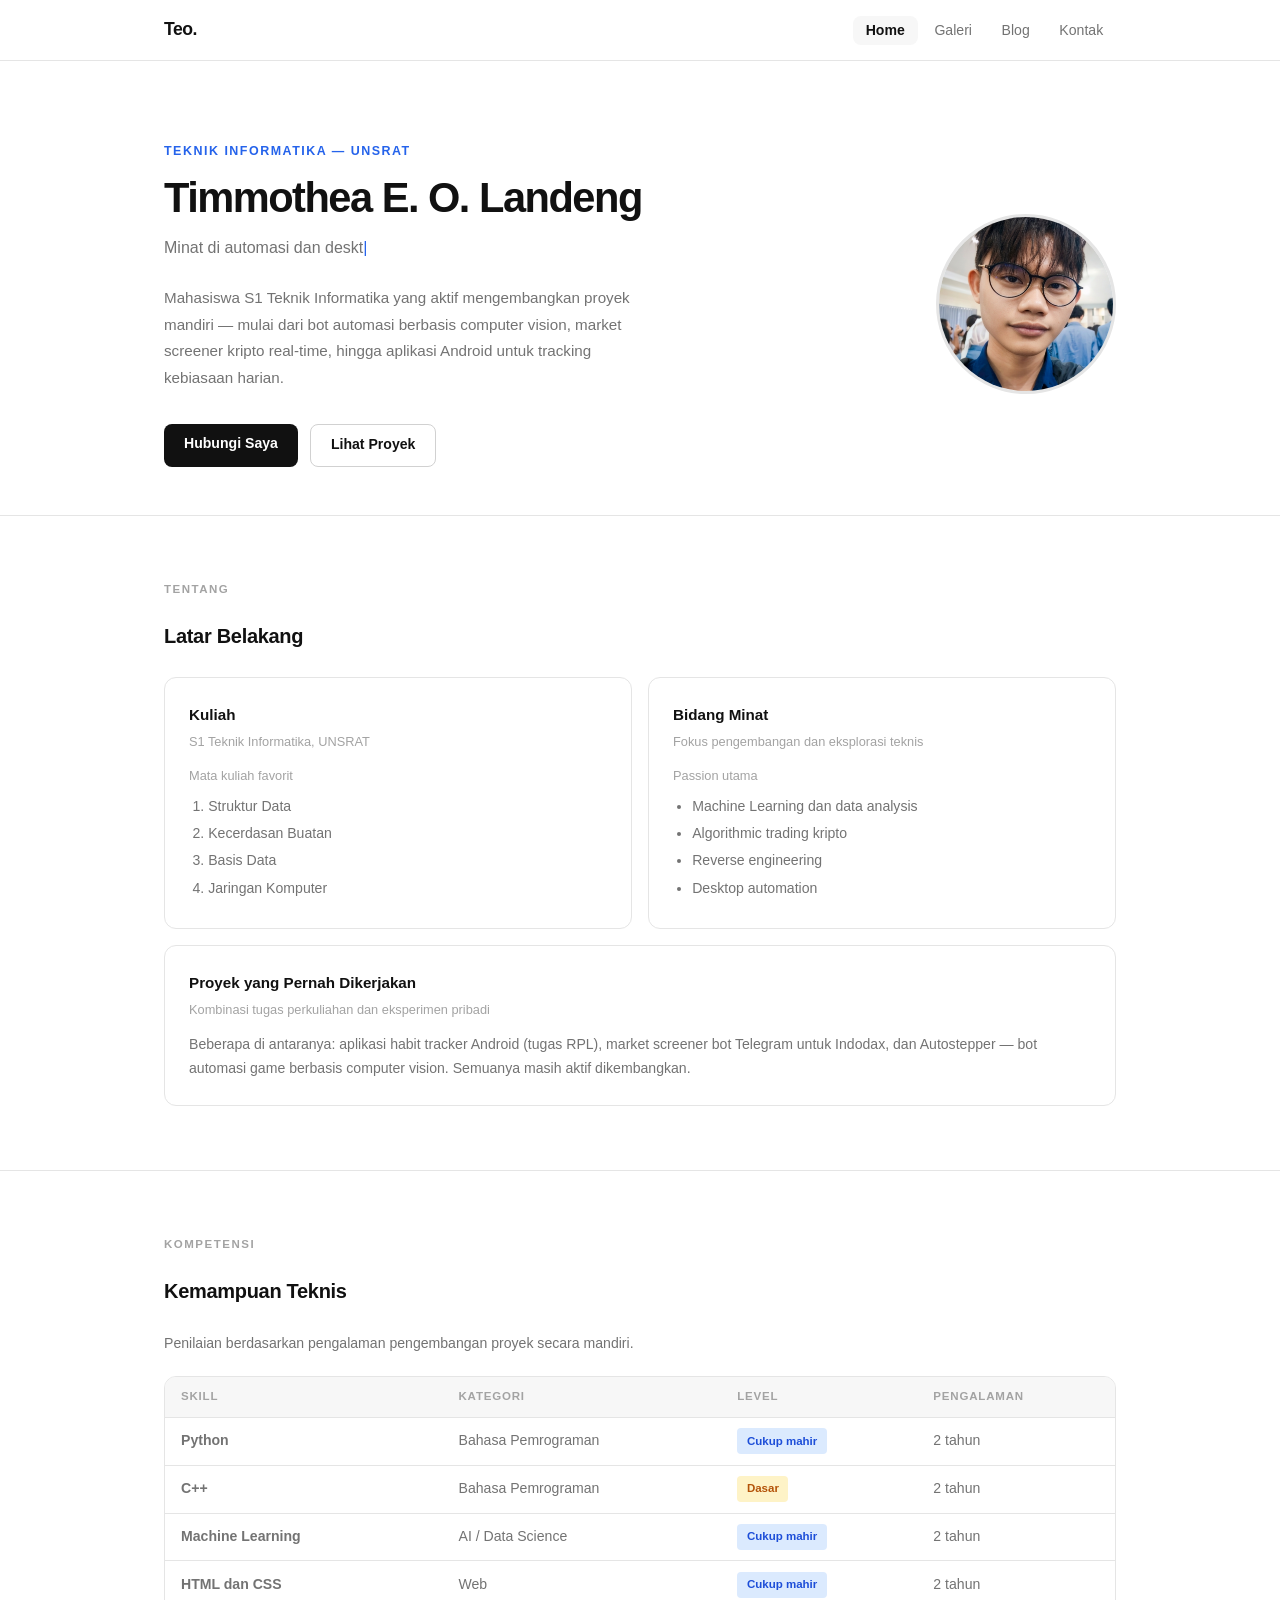
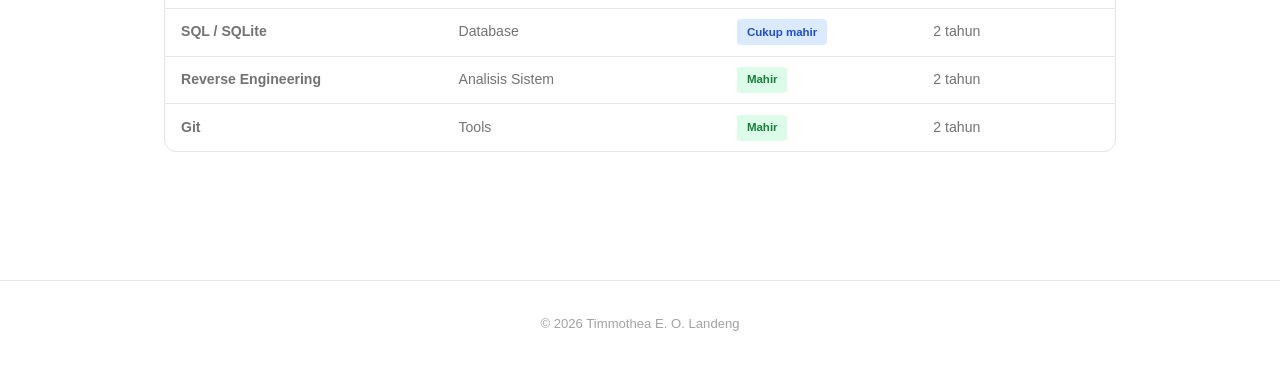
<file: index.html>
<!DOCTYPE html>
<html lang="id">
<head>
    <meta charset="UTF-8">
    <meta name="viewport" content="width=device-width, initial-scale=1.0">
    <meta name="description" content="Timmothea E. O. Landeng — Mahasiswa Teknik Informatika, minat di automasi, machine learning, dan algorithmic trading.">
    <title>Teo — Home</title>
    <link rel="stylesheet" href="css/style.css">
</head>
<body>

    <header>
        <nav>
            <a href="index.html" class="logo">Teo.</a>
            <button class="hamburger" aria-label="Buka menu" aria-expanded="false">
                <span></span><span></span><span></span>
            </button>
            <ul class="nav-links">
                <li><a href="index.html" class="on">Home</a></li>
                <li><a href="pages/gallery.html">Galeri</a></li>
                <li><a href="pages/blog.html">Blog</a></li>
                <li><a href="pages/contact.html">Kontak</a></li>
            </ul>
        </nav>
    </header>

    <main>

        <!-- Hero -->
        <section class="hero">
            <div class="hero-text">
                <p class="hero-eyebrow">Teknik Informatika — UNSRAT</p>
                <h1>Timmothea E. O. Landeng</h1>
                <p class="hero-subtitle typing-cursor" id="typing-text"></p>
                <p class="hero-desc">
                    Mahasiswa S1 Teknik Informatika yang aktif mengembangkan proyek mandiri —
                    mulai dari bot automasi berbasis computer vision, market screener kripto
                    real-time, hingga aplikasi Android untuk tracking kebiasaan harian.
                </p>
                <div class="hero-actions">
                    <a href="pages/contact.html" class="btn btn-primary">Hubungi Saya</a>
                    <a href="pages/gallery.html" class="btn btn-secondary">Lihat Proyek</a>
                </div>
            </div>
            <div class="avatar-wrap">
                <img class="avatar" src="assets/Profile_Picture.png" alt="Foto profil Teo">
            </div>
        </section>

        <hr class="section-divider">

        <!-- About -->
        <section class="wrap reveal">
            <p class="section-label">Tentang</p>
            <h3 class="section-heading">Latar Belakang</h3>
            <div class="about-grid">
                <div class="card">
                    <h4>Kuliah</h4>
                    <h5>S1 Teknik Informatika, UNSRAT</h5>
                    <p style="font-size:0.8rem;color:var(--text-subtle);margin-bottom:0.5rem;">Mata kuliah favorit</p>
                    <ol>
                        <li>Struktur Data</li>
                        <li>Kecerdasan Buatan</li>
                        <li>Basis Data</li>
                        <li>Jaringan Komputer</li>
                    </ol>
                </div>
                <div class="card">
                    <h4>Bidang Minat</h4>
                    <h5>Fokus pengembangan dan eksplorasi teknis</h5>
                    <p style="font-size:0.8rem;color:var(--text-subtle);margin-bottom:0.5rem;">Passion utama</p>
                    <ul>
                        <li>Machine Learning dan data analysis</li>
                        <li>Algorithmic trading kripto</li>
                        <li>Reverse engineering</li>
                        <li>Desktop automation</li>
                    </ul>
                </div>
                <div class="card card-span">
                    <h4>Proyek yang Pernah Dikerjakan</h4>
                    <h5>Kombinasi tugas perkuliahan dan eksperimen pribadi</h5>
                    <p>
                        Beberapa di antaranya: aplikasi habit tracker Android (tugas RPL),
                        market screener bot Telegram untuk Indodax, dan Autostepper —
                        bot automasi game berbasis computer vision. Semuanya masih aktif dikembangkan.
                    </p>
                </div>
            </div>
        </section>

        <hr class="section-divider">

        <!-- Skills -->
        <section class="wrap reveal">
            <p class="section-label">Kompetensi</p>
            <h3 class="section-heading">Kemampuan Teknis</h3>
            <p class="skills-desc">Penilaian berdasarkan pengalaman pengembangan proyek secara mandiri.</p>
            <div class="table-wrap">
                <table>
                    <thead>
                        <tr>
                            <th>Skill</th>
                            <th>Kategori</th>
                            <th>Level</th>
                            <th>Pengalaman</th>
                        </tr>
                    </thead>
                    <tbody>
                        <tr>
                            <td><strong>Python</strong></td>
                            <td>Bahasa Pemrograman</td>
                            <td><span class="badge badge-blue">Cukup mahir</span></td>
                            <td>2 tahun</td>
                        </tr>
                        <tr>
                            <td><strong>C++</strong></td>
                            <td>Bahasa Pemrograman</td>
                            <td><span class="badge badge-amber">Dasar</span></td>
                            <td>2 tahun</td>
                        </tr>
                        <tr>
                            <td><strong>Machine Learning</strong></td>
                            <td>AI / Data Science</td>
                            <td><span class="badge badge-blue">Cukup mahir</span></td>
                            <td>2 tahun</td>
                        </tr>
                        <tr>
                            <td><strong>HTML dan CSS</strong></td>
                            <td>Web</td>
                            <td><span class="badge badge-blue">Cukup mahir</span></td>
                            <td>2 tahun</td>
                        </tr>
                        <tr>
                            <td><strong>SQL / SQLite</strong></td>
                            <td>Database</td>
                            <td><span class="badge badge-blue">Cukup mahir</span></td>
                            <td>2 tahun</td>
                        </tr>
                        <tr>
                            <td><strong>Reverse Engineering</strong></td>
                            <td>Analisis Sistem</td>
                            <td><span class="badge badge-green">Mahir</span></td>
                            <td>2 tahun</td>
                        </tr>
                        <tr>
                            <td><strong>Git</strong></td>
                            <td>Tools</td>
                            <td><span class="badge badge-green">Mahir</span></td>
                            <td>2 tahun</td>
                        </tr>
                    </tbody>
                </table>
            </div>
        </section>


    </main>

    <footer>
        <p>&copy; 2026 Timmothea E. O. Landeng</p>
    </footer>

    <button id="scrollTopBtn" aria-label="Kembali ke atas">&#8593;</button>

    <script src="js/main.js"></script>
    <script src="js/index.js"></script>
</body>
</html>
</file>
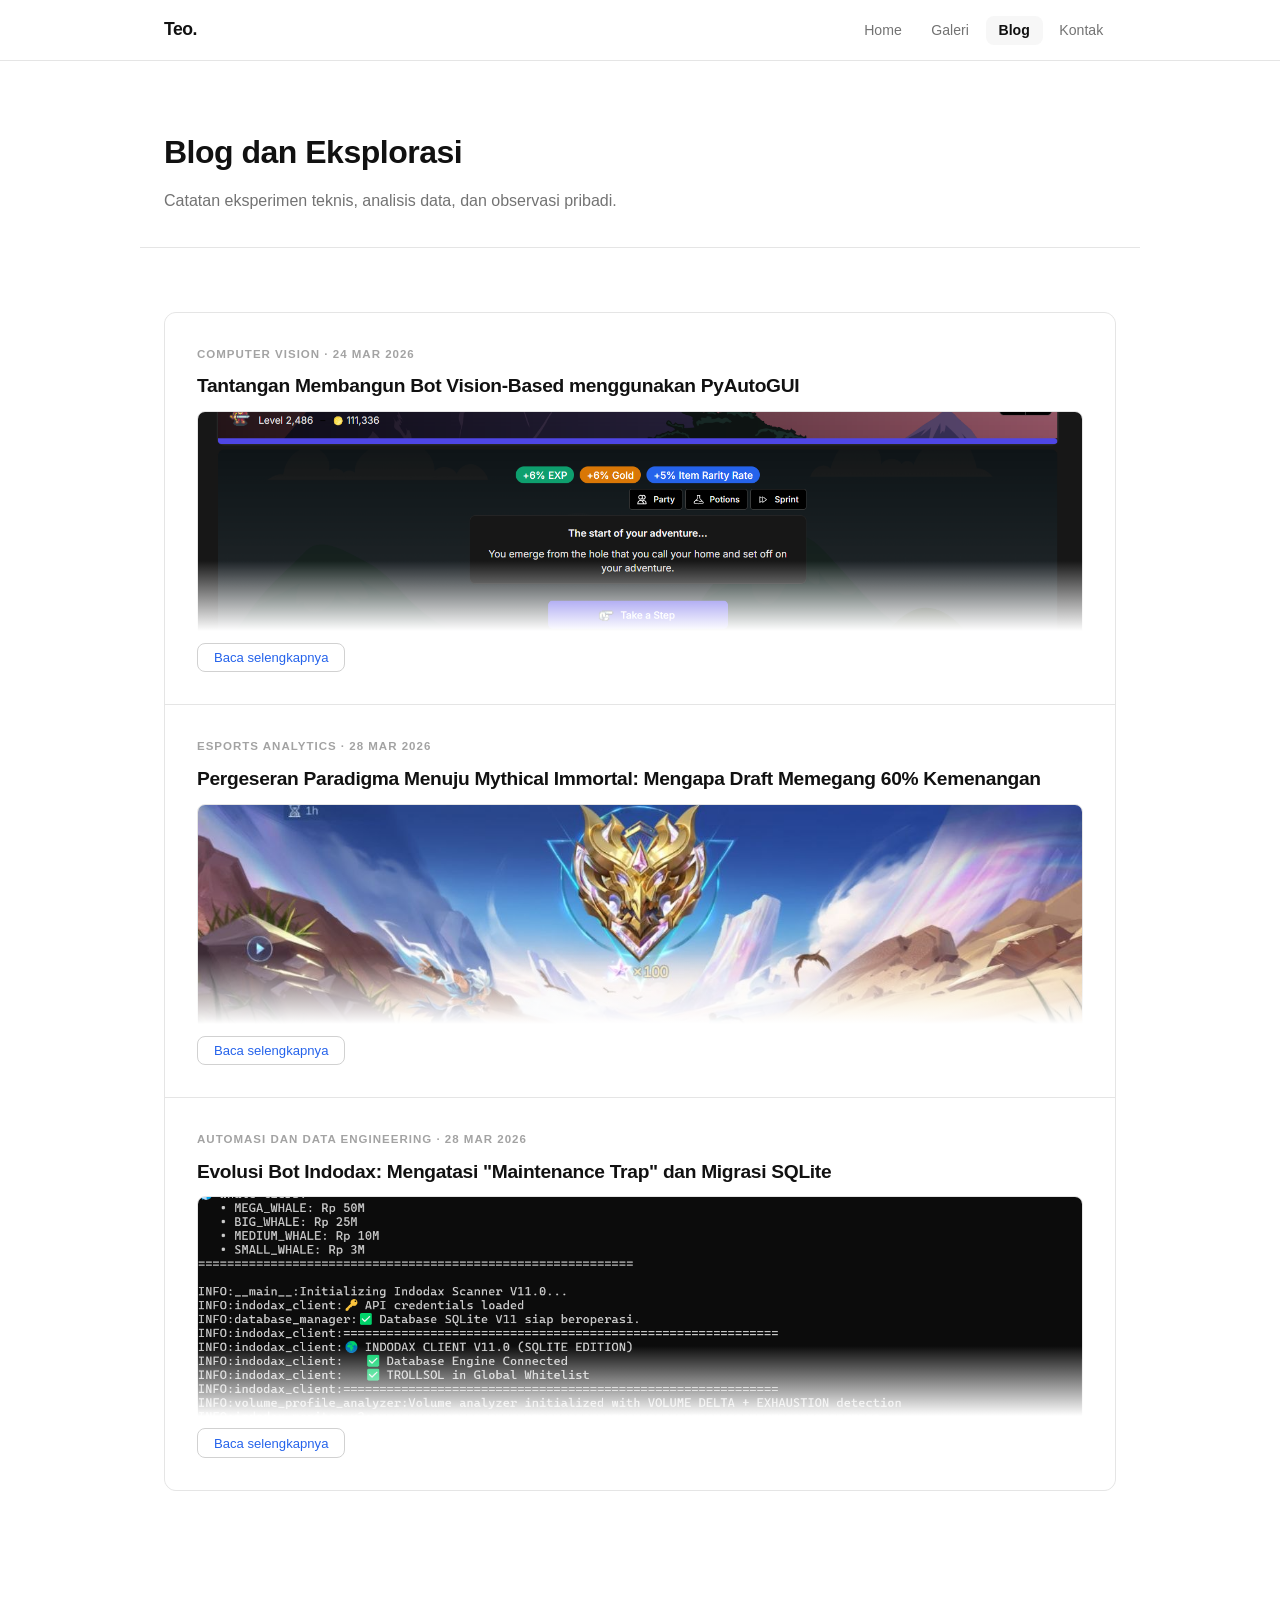
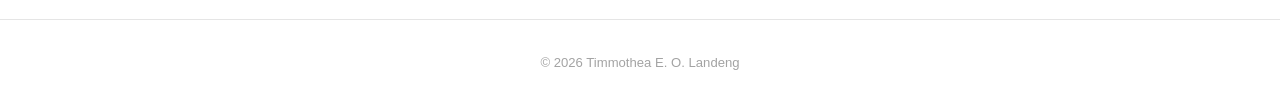
<file: pages/blog.html>
<!DOCTYPE html>
<html lang="id">
<head>
    <meta charset="UTF-8">
    <meta name="viewport" content="width=device-width, initial-scale=1.0">
    <meta name="description" content="Blog Teo — Artikel seputar automasi, data engineering, dan esports analytics.">
    <title>Teo — Blog</title>
    <link rel="stylesheet" href="../css/style.css">
</head>
<body>

    <header>
        <nav>
            <a href="../index.html" class="logo">Teo.</a>
            <button class="hamburger" aria-label="Buka menu" aria-expanded="false">
                <span></span><span></span><span></span>
            </button>
            <ul class="nav-links">
                <li><a href="../index.html">Home</a></li>
                <li><a href="gallery.html">Galeri</a></li>
                <li><a href="blog.html" class="on">Blog</a></li>
                <li><a href="contact.html">Kontak</a></li>
            </ul>
        </nav>
    </header>

    <main>

        <section class="page-title">
            <h1>Blog dan Eksplorasi</h1>
            <p>Catatan eksperimen teknis, analisis data, dan observasi pribadi.</p>
        </section>

        <section class="wrap">
            <div class="blog-list">

                <!-- Artikel 1 -->
                <article class="article-card reveal">
                    <p class="post-meta">Computer Vision &middot; 24 Mar 2026</p>
                    <h2>Tantangan Membangun Bot Vision-Based menggunakan PyAutoGUI</h2>
                    <div class="article-body">
                        <img class="article-img" src="../assets/SimpleMMO.png" alt="Screenshot game SimpleMMO — konteks artikel bot vision-based">
                        <p>
                            Dalam pengembangan proyek <em>Autostepper</em>, salah satu kendala terbesar adalah memastikan
                            tingkat akurasi pemindaian layar (<em>screen parsing</em>). Bot berbasis computer vision
                            harus murni mengandalkan template matching dan analisis piksel — berbeda dengan injeksi
                            memori atau intersepsi paket jaringan.
                        </p>

                        <h3>1. Anomali Subpixel Anti-Aliasing (ClearType)</h3>
                        <p>
                            Bot gagal mengenali tombol antarmuka yang tampak identik secara kasat mata. Setelah
                            membedah piksel tangkapan layar, saya menemukan bahwa teks "putih" sebenarnya tidak murni
                            putih. Sistem operasi menggunakan Subpixel Anti-Aliasing untuk memperhalus ujung teks,
                            menghasilkan pinggiran seperti <code>(232, 200, 162)</code> (persik) atau
                            <code>(178, 210, 238)</code> (biru muda).
                        </p>
                        <p>
                            Solusinya elegan: menyuntikkan parameter <code>grayscale=True</code> ke modul penglihatan
                            bot. Ini melucuti semua data warna dan memaksa bot hanya mengevaluasi bentuk hitam-putih,
                            menetralisir efek anti-aliasing sepenuhnya.
                        </p>

                        <h3>2. Inkonsistensi UI dan CSS :hover State</h3>
                        <p>
                            Pengembang web sering menggunakan pseudo-class <code>:hover</code> pada CSS. Saat kursor
                            berada di atas tombol, warnanya berubah terang — namun karena bot memindahkan kursor
                            menjauh saat jeda, ia selalu melihat tombol dalam <em>resting state</em> yang gelap.
                            Akibatnya, bot keliru mengklik elemen yang sudah habis karena warnanya serupa.
                        </p>

                        <h3>3. Rekayasa "Luminosity Scanner"</h3>
                        <p>
                            Daripada mencari kode RGB tertentu, saya merancang Luminosity Scanner yang memindai garis
                            horizontal melintasi tengah tombol untuk mencari piksel dengan kecerahan tertinggi.
                            Dengan ambang batas 160, bot kini dapat mengabaikan tombol mati dan mengekstraksi sumber
                            daya dengan akurasi 100%.
                        </p>

                        <h3>4. Manajemen State dan "Dead Reckoning"</h3>
                        <p>
                            Memindai UI terus-menerus sangat tidak efisien. Karena setiap poin energi membutuhkan
                            5 menit untuk beregenerasi, saya mengimplementasikan Dead Reckoning: ketika energi habis,
                            bot menyetel kronometer internal 80 menit, lalu secara otonom beralih ke mode arena
                            tepat saat waktu habis.
                        </p>

                        <h3>Kesimpulan</h3>
                        <p>
                            Membangun bot bukan sekadar merekam klik mouse. Ini tentang membangun State Machine
                            yang tangguh. Dengan arsitektur Object-Oriented yang mendefinisikan
                            <code>BotState</code> dan kelas <code>Config</code> sentral, proyek ini berevolusi
                            dari skrip sederhana menjadi entitas automasi yang sepenuhnya mandiri.
                        </p>
                    </div>
                    <button class="btn-read">Baca selengkapnya</button>
                </article>

                <!-- Artikel 2 -->
                <article class="article-card reveal">
                    <p class="post-meta">Esports Analytics &middot; 28 Mar 2026</p>
                    <h2>Pergeseran Paradigma Menuju Mythical Immortal: Mengapa Draft Memegang 60% Kemenangan</h2>
                    <div class="article-body">
                        <img class="article-img" src="../assets/Immortal.jpg" alt="Screenshot rank Mythical Immortal">
                        <p>
                            Setelah menembus 100 bintang dan mengamankan rank <strong>Mythical Immortal</strong>
                            dengan win rate 62.5% dalam 272 pertandingan, sebuah realitas sistematis menjadi
                            sangat jelas. Sistem kompetitif di tingkat ini — dihuni kurang dari 1% total pemain —
                            beroperasi dengan aturan main yang sama sekali berbeda.
                        </p>

                        <h3>1. Supremasi Mikro di Bawah Immortal</h3>
                        <p>
                            Di rank bawah hingga awal Mythic, dominasi sangat ditentukan kemampuan Mikro Hero.
                            Penguasaan mekanik superior — kecepatan tangan, akurasi, refleks — bisa membawa tim
                            menang secara sepihak. Namun memasuki Immortal, mekanik tinggi berhenti menjadi
                            senjata rahasia dan berubah menjadi spesifikasi standar.
                        </p>

                        <h3>2. Evolusi Makro di Immortal</h3>
                        <p>
                            Pemisah utama antara Immortal dan Honor/Glory adalah pemahaman Makro yang presisi.
                        </p>
                        <ul>
                            <li><strong>Rotasi dan Prioritas Objektif:</strong> Kapan berotasi, kapan mengamankan
                                atau merelakan Turtle, Lord, dan Turret.</li>
                            <li><strong>Kontrol Peta:</strong> Manajemen tempo gelombang minion (slow push vs
                                hard push) untuk menciptakan tekanan ekonomi.</li>
                        </ul>

                        <div class="table-wrap">
                            <table>
                                <thead>
                                    <tr>
                                        <th>Faktor Kemenangan</th>
                                        <th>Dampak thd Win Rate</th>
                                        <th>Fokus Utama</th>
                                    </tr>
                                </thead>
                                <tbody>
                                    <tr>
                                        <td>Draft Pick dan Komposisi</td>
                                        <td>~60%</td>
                                        <td>Sinergi hero dan Counter-pick</td>
                                    </tr>
                                    <tr>
                                        <td>Makro dan Map Awareness</td>
                                        <td>~25%</td>
                                        <td>Rotasi dan Prioritas Objektif</td>
                                    </tr>
                                    <tr>
                                        <td>Mikro dan Mekanik Motorik</td>
                                        <td>~15%</td>
                                        <td>Eksekusi combo dan Waktu respons</td>
                                    </tr>
                                </tbody>
                            </table>
                        </div>

                        <h3>Kesimpulan</h3>
                        <p>
                            Mythical Immortal bukan etalase kecepatan jari. Ini ruang lingkup seorang arsitek
                            sistem — kemenangan divalidasi oleh eksekusi draft superior (60%), penguasaan makro
                            yang disiplin, dan mikro hanya sebagai piranti pelengkap.
                        </p>
                    </div>
                    <button class="btn-read">Baca selengkapnya</button>
                </article>

                <!-- Artikel 3 -->
                <article class="article-card reveal">
                    <p class="post-meta">Automasi dan Data Engineering &middot; 28 Mar 2026</p>
                    <h2>Evolusi Bot Indodax: Mengatasi "Maintenance Trap" dan Migrasi SQLite</h2>
                    <div class="article-body">
                        <img class="article-img" src="../assets/Start_Bot.png" alt="Screenshot tampilan terminal saat menjalankan Market Screener Bot">
                        <p>
                            Mengembangkan Market Screener untuk Indodax jauh lebih menantang dari sekadar
                            membaca orderbook. Bot ini kini di versi V11.0 — berevolusi dari skrip pemantau
                            sederhana menjadi sistem berkecepatan tinggi yang ditenagai Global Oracle dan
                            Database Engine.
                        </p>

                        <h3>1. Jebakan "Maintenance Trap"</h3>
                        <p>
                            Sering terjadi anomali di mana harga koin tiba-tiba melonjak secara tidak wajar.
                            Ini adalah jebakan ilusi likuiditas — bursa sedang maintenance, menutup akses
                            deposit, membuat pasokan lokal langka padahal harga globalnya diam di tempat.
                        </p>
                        <p>
                            Saya mengintegrasikan modul Global Oracle menggunakan library CCXT. Bot mengecek
                            harga wajar di Binance, Gate.io, dan MEXC. Jika harga lokal melonjak lebih dari
                            15% di atas harga global, bot memblokir sinyal buy dan melabelinya "TRAP".
                            Jika terdiskon di bawah -3%, ditangkap sebagai peluang arbitrase "DISC".
                        </p>

                        <h3>2. Anomali API dan Koin "Meme"</h3>
                        <p>
                            Beberapa token baru (seperti TROLLSOL) terkadang gagal ditarik sistem pembaruan
                            otomatis sehingga bot mengklasifikasikannya sebagai koin lokal. Solusinya:
                            injeksi manual ke struktur Whitelist untuk memastikan perhitungan price gap
                            tetap akurat tanpa bergantung sepenuhnya pada respons API.
                        </p>

                        <h3>3. Perombakan Total: Dari CSV ke SQLite</h3>
                        <p>
                            Pada versi awal, bot mencatat seluruh metrik pasar ke file CSV. Ketika dataset
                            membengkak melewati 60.000 baris, metode ini memicu latency dan risiko memory
                            leak. Solusinya adalah migrasi ke SQLite dengan Write-Ahead Logging (WAL) —
                            bot V11.0 kini mampu menyimpan jutaan data real-time dengan kecepatan tinggi.
                            Dataset ini yang kelak menjadi fondasi pelatihan model Machine Learning.
                        </p>
                    </div>
                    <button class="btn-read">Baca selengkapnya</button>
                </article>

            </div>
        </section>

    </main>

    <footer>
        <p>&copy; 2026 Timmothea E. O. Landeng</p>
    </footer>

    <button id="scrollTopBtn" aria-label="Kembali ke atas">&#8593;</button>

    <script src="../js/main.js"></script>
    <script src="../js/blog.js"></script>
</body>
</html>
</file>
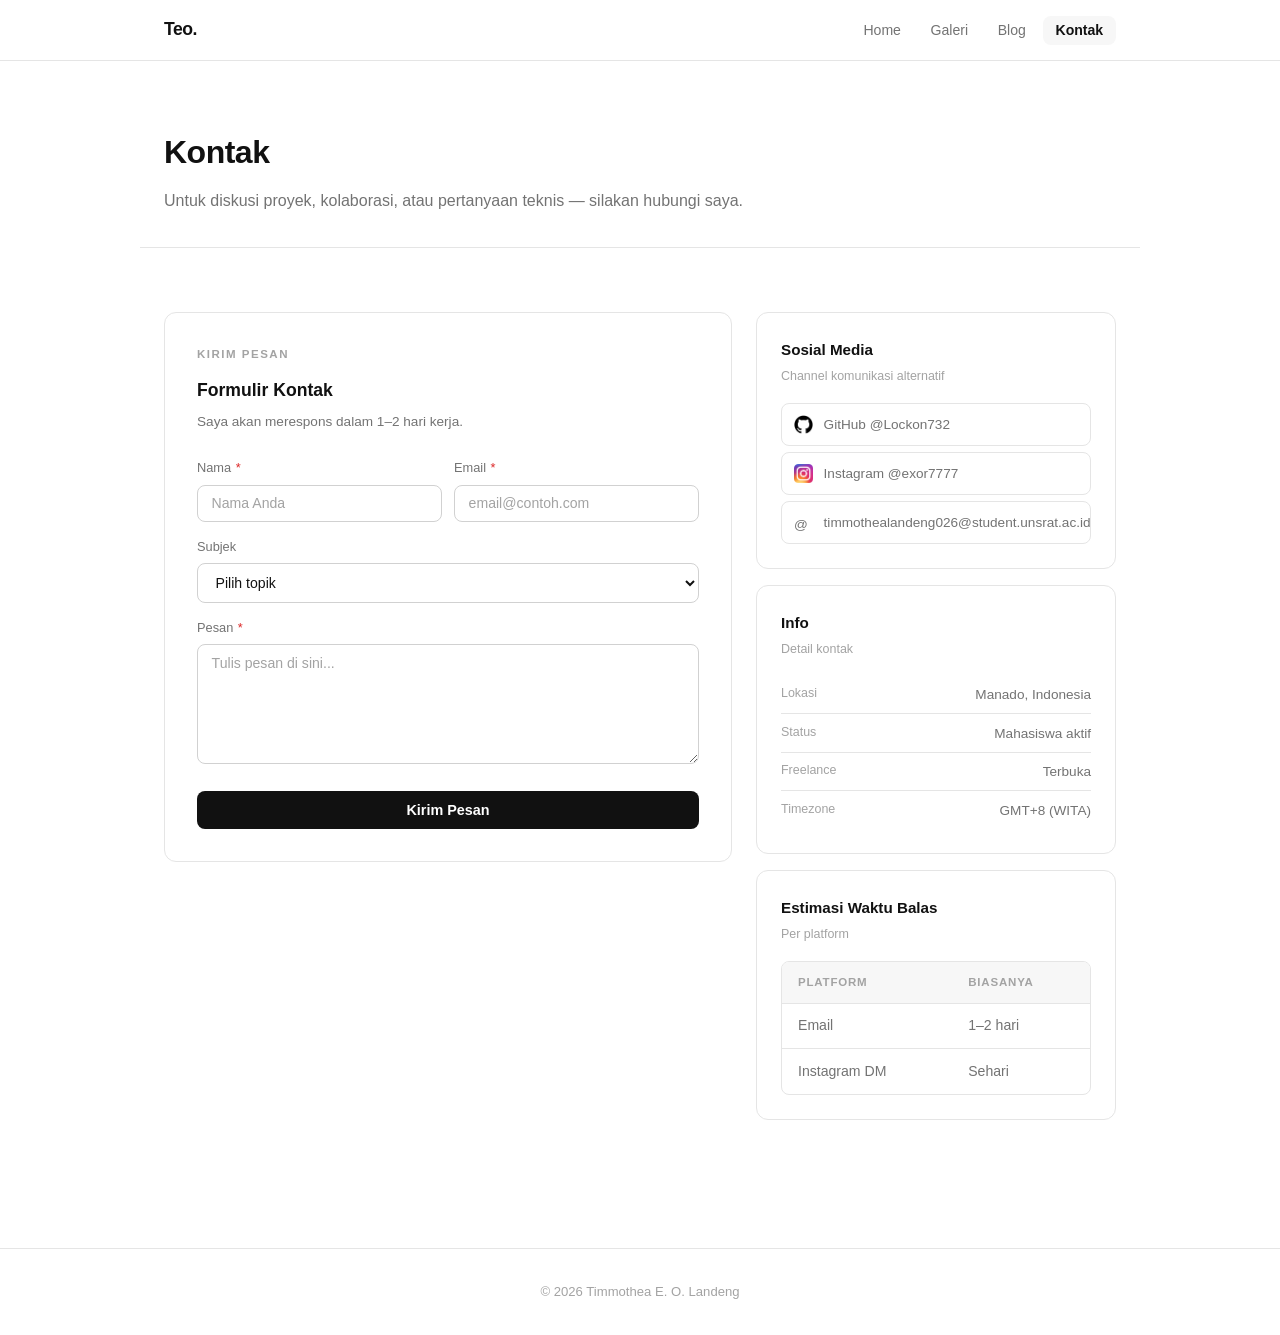
<file: pages/contact.html>
<!DOCTYPE html>
<html lang="id">
<head>
    <meta charset="UTF-8">
    <meta name="viewport" content="width=device-width, initial-scale=1.0">
    <meta name="description" content="Kontak Teo — formulir kontak, sosial media, dan informasi.">
    <title>Teo — Kontak</title>
    <link rel="stylesheet" href="../css/style.css">
</head>
<body>

    <header>
        <nav>
            <a href="../index.html" class="logo">Teo.</a>
            <button class="hamburger" aria-label="Buka menu" aria-expanded="false">
                <span></span><span></span><span></span>
            </button>
            <ul class="nav-links">
                <li><a href="../index.html">Home</a></li>
                <li><a href="gallery.html">Galeri</a></li>
                <li><a href="blog.html">Blog</a></li>
                <li><a href="contact.html" class="on">Kontak</a></li>
            </ul>
        </nav>
    </header>

    <main>

        <section class="page-title">
            <h1>Kontak</h1>
            <p>Untuk diskusi proyek, kolaborasi, atau pertanyaan teknis — silakan hubungi saya.</p>
        </section>

        <section class="wrap">
            <div class="contact-grid">

                <!-- Form -->
                <div class="form-card reveal">
                    <p class="section-label" style="margin-bottom:0.75rem;">Kirim Pesan</p>
                    <h2>Formulir Kontak</h2>
                    <p class="form-desc">Saya akan merespons dalam 1–2 hari kerja.</p>

                    <form id="contact-form" novalidate>
                        <div class="form-row">
                            <div class="field">
                                <label for="nama">Nama <span class="req">*</span></label>
                                <input type="text" id="nama" name="nama" placeholder="Nama Anda" required>
                                <p class="field-err" id="nama-err" hidden></p>
                            </div>
                            <div class="field">
                                <label for="email">Email <span class="req">*</span></label>
                                <input type="email" id="email" name="email" placeholder="email@contoh.com" required>
                                <p class="field-err" id="email-err" hidden></p>
                            </div>
                        </div>

                        <div class="field">
                            <label for="subjek">Subjek</label>
                            <select id="subjek" name="subjek">
                                <option value="" disabled selected>Pilih topik</option>
                                <option value="kolaborasi">Kolaborasi proyek</option>
                                <option value="tanya">Pertanyaan teknis</option>
                                <option value="freelance">Freelance</option>
                                <option value="lain">Lainnya</option>
                            </select>
                        </div>

                        <div class="field">
                            <label for="pesan">Pesan <span class="req">*</span></label>
                            <textarea id="pesan" name="pesan" placeholder="Tulis pesan di sini..." required></textarea>
                            <p class="field-err" id="pesan-err" hidden></p>
                        </div>

                        <button type="submit" class="btn-send">Kirim Pesan</button>
                    </form>
                </div>

                <!-- Sidebar -->
                <aside class="sidebar">

                    <div class="side-card reveal">
                        <h3>Sosial Media</h3>
                        <h5>Channel komunikasi alternatif</h5>
                        <ul class="socials">
                            <li>
                                <a href="https://github.com/Lockon732" target="_blank" rel="noopener">
                                    <img class="social-icon" src="../assets/logo_github.png" alt="GitHub">
                                    GitHub @Lockon732
                                </a>
                            </li>
                            <li>
                                <a href="https://instagram.com/exor7777" target="_blank" rel="noopener">
                                    <img class="social-icon" src="../assets/logo_instagram.png" alt="Instagram">
                                    Instagram @exor7777
                                </a>
                            </li>
                            <li>
                                <a href="mailto:timmothealandeng026@student.unsrat.ac.id">
                                    <span class="social-icon">@</span>
                                    timmothealandeng026@student.unsrat.ac.id
                                </a>
                            </li>
                        </ul>
                    </div>

                    <div class="side-card reveal">
                        <h3>Info</h3>
                        <h5>Detail kontak</h5>
                        <ul class="info-list">
                            <li>
                                <span class="info-label">Lokasi</span>
                                <span class="info-val">Manado, Indonesia</span>
                            </li>
                            <li>
                                <span class="info-label">Status</span>
                                <span class="info-val">Mahasiswa aktif</span>
                            </li>
                            <li>
                                <span class="info-label">Freelance</span>
                                <span class="info-val">Terbuka</span>
                            </li>
                            <li>
                                <span class="info-label">Timezone</span>
                                <span class="info-val">GMT+8 (WITA)</span>
                            </li>
                        </ul>
                    </div>

                    <div class="side-card reveal">
                        <h3>Estimasi Waktu Balas</h3>
                        <h5>Per platform</h5>
                        <div class="table-wrap" style="border-radius:var(--radius);">
                            <table>
                                <thead>
                                    <tr>
                                        <th>Platform</th>
                                        <th>Biasanya</th>
                                    </tr>
                                </thead>
                                <tbody>
                                    <tr>
                                        <td>Email</td>
                                        <td>1–2 hari</td>
                                    </tr>
                                    <tr>
                                        <td>Instagram DM</td>
                                        <td>Sehari</td>
                                    </tr>
                                </tbody>
                            </table>
                        </div>
                    </div>

                </aside>

            </div>
        </section>

    </main>

    <footer>
        <p>&copy; 2026 Timmothea E. O. Landeng</p>
    </footer>

    <div id="toast" role="status" aria-live="polite"></div>
    <button id="scrollTopBtn" aria-label="Kembali ke atas">&#8593;</button>

    <script src="../js/main.js"></script>
    <script src="../js/contact.js"></script>
</body>
</html>
</file>
<file: css/style.css>
/* DESIGN TOKENS */
:root {
    --bg: #ffffff;
    --bg-secondary: #f7f7f7;
    --bg-hover: #f0f0f0;
    --border: #e5e5e5;
    --border-dark: #d1d1d1;
    --text: #111111;
    --text-muted: #737373;
    --text-subtle: #a3a3a3;
    --accent: #2563eb;
    --accent-hover: #1d4ed8;
    --accent-light: #eff6ff;
    --success: #16a34a;
    --success-bg: #f0fdf4;
    --error: #dc2626;
    --error-bg: #fef2f2;
    --radius: 8px;
    --radius-lg: 12px;
    --shadow: 0 1px 3px rgba(0, 0, 0, 0.08), 0 1px 2px rgba(0, 0, 0, 0.06);
    --shadow-md: 0 4px 12px rgba(0, 0, 0, 0.08), 0 2px 6px rgba(0, 0, 0, 0.05);
    --shadow-lg: 0 10px 30px rgba(0, 0, 0, 0.1), 0 4px 12px rgba(0, 0, 0, 0.06);
    --transition: 0.2s ease;
}

/*    RESET & BASE */
*,
*::before,
*::after {
    margin: 0;
    padding: 0;
    box-sizing: border-box;
}

html {
    scroll-behavior: smooth;
    font-size: 16px;
}

body {
    font-family: -apple-system, BlinkMacSystemFont, 'Segoe UI', 'Inter',
        'Helvetica Neue', Arial, sans-serif;
    background: var(--bg);
    color: var(--text);
    line-height: 1.7;
    -webkit-font-smoothing: antialiased;
}

a {
    color: var(--accent);
    text-decoration: none;
    transition: color var(--transition);
}

a:hover {
    color: var(--accent-hover);
    text-decoration: underline;
}

img {
    max-width: 100%;
    height: auto;
    display: block;
}

/*    NAVIGATION */
header {
    background: rgba(255, 255, 255, 0.9);
    border-bottom: 1px solid var(--border);
    position: sticky;
    top: 0;
    z-index: 100;
    backdrop-filter: blur(12px);
    -webkit-backdrop-filter: blur(12px);
}

nav {
    max-width: 1000px;
    margin: 0 auto;
    padding: 0 1.5rem;
    height: 60px;
    display: flex;
    justify-content: space-between;
    align-items: center;
    position: relative;
}

.logo {
    font-size: 1.1rem;
    font-weight: 700;
    color: var(--text);
    letter-spacing: -0.5px;
}

.logo:hover {
    color: var(--text);
    text-decoration: none;
}

.nav-links {
    list-style: none;
    display: flex;
    gap: 0.25rem;
}

.nav-links a {
    color: var(--text-muted);
    font-size: 0.88rem;
    font-weight: 500;
    padding: 0.4rem 0.8rem;
    border-radius: var(--radius);
    transition: all var(--transition);
    position: relative;
}

.nav-links a:hover {
    color: var(--text);
    background: var(--bg-secondary);
    text-decoration: none;
}

.nav-links a.on {
    color: var(--text);
    background: var(--bg-secondary);
    font-weight: 600;
}

/* Hamburger */
.hamburger {
    display: none;
    background: none;
    border: none;
    cursor: pointer;
    padding: 0.4rem;
    border-radius: var(--radius);
    transition: background var(--transition);
}

.hamburger:hover {
    background: var(--bg-secondary);
}

.hamburger span {
    display: block;
    width: 20px;
    height: 1.5px;
    background: var(--text);
    margin: 5px 0;
    transition: all 0.3s ease;
    border-radius: 2px;
}

.hamburger.active span:nth-child(1) {
    transform: rotate(45deg) translate(4.5px, 4.5px);
}

.hamburger.active span:nth-child(2) {
    opacity: 0;
}

.hamburger.active span:nth-child(3) {
    transform: rotate(-45deg) translate(4.5px, -4.5px);
}

/*    LAYOUT WRAPPER */
.wrap {
    max-width: 1000px;
    margin: 0 auto;
    padding: 4rem 1.5rem;
}

.wrap+.wrap {
    padding-top: 0;
}

/* Page title section */
.page-title {
    max-width: 1000px;
    margin: 0 auto;
    padding: 4rem 1.5rem 2rem;
    border-bottom: 1px solid var(--border);
}

.page-title h1 {
    font-size: 2rem;
    font-weight: 700;
    color: var(--text);
    letter-spacing: -0.5px;
    margin-bottom: 0.5rem;
}

.page-title p {
    color: var(--text-muted);
    font-size: 1rem;
}

/* Section headings */
.section-label {
    font-size: 0.72rem;
    font-weight: 600;
    color: var(--text-subtle);
    text-transform: uppercase;
    letter-spacing: 1.5px;
    margin-bottom: 1.2rem;
}

h3.section-heading {
    font-size: 1.25rem;
    font-weight: 700;
    color: var(--text);
    letter-spacing: -0.3px;
    margin-bottom: 1.5rem;
}

/*    CARDS */
.card {
    background: var(--bg);
    border: 1px solid var(--border);
    border-radius: var(--radius-lg);
    padding: 1.5rem;
    transition: border-color var(--transition), box-shadow var(--transition), transform var(--transition);
}

.card:hover {
    border-color: var(--border-dark);
    box-shadow: var(--shadow-md);
    transform: translateY(-2px);
}

.card h4 {
    font-size: 0.95rem;
    font-weight: 600;
    color: var(--text);
    margin-bottom: 0.2rem;
}

.card h5 {
    font-size: 0.8rem;
    font-weight: 400;
    color: var(--text-subtle);
    margin-bottom: 0.8rem;
}

.card p {
    color: var(--text-muted);
    font-size: 0.88rem;
}

.card ul,
.card ol {
    padding-left: 1.2rem;
    color: var(--text-muted);
    font-size: 0.88rem;
    margin-top: 0.5rem;
}

.card ul li,
.card ol li {
    margin-bottom: 0.2rem;
}

/*    BUTTONS */
.btn {
    display: inline-block;
    padding: 0.55rem 1.25rem;
    border-radius: var(--radius);
    font-weight: 600;
    font-size: 0.88rem;
    transition: all var(--transition);
    cursor: pointer;
    border: none;
    font-family: inherit;
    text-decoration: none;
}

.btn-primary {
    background: var(--text);
    color: #fff;
}

.btn-primary:hover {
    background: #333;
    color: #fff;
    text-decoration: none;
    transform: translateY(-1px);
    box-shadow: var(--shadow-md);
}

.btn-secondary {
    background: var(--bg);
    color: var(--text);
    border: 1px solid var(--border-dark);
}

.btn-secondary:hover {
    background: var(--bg-secondary);
    color: var(--text);
    text-decoration: none;
    transform: translateY(-1px);
}

/*    BADGE / TAG */
.badge {
    display: inline-block;
    padding: 0.2rem 0.6rem;
    border-radius: 4px;
    font-size: 0.72rem;
    font-weight: 600;
}

.badge-green {
    background: #dcfce7;
    color: #15803d;
}

.badge-blue {
    background: #dbeafe;
    color: #1d4ed8;
}

.badge-amber {
    background: #fef3c7;
    color: #b45309;
}

.tag {
    display: inline-block;
    font-size: 0.72rem;
    padding: 0.2rem 0.6rem;
    border-radius: 4px;
    background: var(--bg-secondary);
    border: 1px solid var(--border);
    color: var(--text-muted);
    transition: border-color var(--transition);
}

.tag:hover {
    border-color: var(--accent);
}

.tags-row {
    display: flex;
    flex-wrap: wrap;
    gap: 0.35rem;
    margin-top: 0.75rem;
}

/*    TABLE */
.table-wrap {
    border: 1px solid var(--border);
    border-radius: var(--radius-lg);
    overflow: hidden;
    background: var(--bg);
}

table {
    width: 100%;
    border-collapse: collapse;
}

th {
    text-align: left;
    padding: 0.65rem 1rem;
    font-size: 0.72rem;
    font-weight: 600;
    color: var(--text-subtle);
    text-transform: uppercase;
    letter-spacing: 0.8px;
    background: var(--bg-secondary);
    border-bottom: 1px solid var(--border);
}

td {
    padding: 0.65rem 1rem;
    font-size: 0.88rem;
    color: var(--text-muted);
    border-bottom: 1px solid var(--border);
}

tr:last-child td {
    border-bottom: none;
}

tbody tr {
    transition: background var(--transition);
}

tbody tr:hover {
    background: var(--bg-secondary);
}

/*    SCROLL REVEAL */
.reveal {
    opacity: 0;
    transform: translateY(20px);
    transition: opacity 0.5s ease, transform 0.5s ease;
}

.reveal.visible {
    opacity: 1;
    transform: translateY(0);
}

/*    SCROLL TO TOP */
#scrollTopBtn {
    position: fixed;
    bottom: 1.5rem;
    right: 1.5rem;
    width: 40px;
    height: 40px;
    background: var(--text);
    color: #fff;
    border: none;
    border-radius: 50%;
    font-size: 1rem;
    cursor: pointer;
    display: flex;
    align-items: center;
    justify-content: center;
    opacity: 0;
    pointer-events: none;
    transform: translateY(8px);
    transition: all var(--transition);
    box-shadow: var(--shadow-md);
    z-index: 99;
}

#scrollTopBtn.visible {
    opacity: 1;
    pointer-events: auto;
    transform: translateY(0);
}

#scrollTopBtn:hover {
    background: #333;
    transform: translateY(-2px);
    box-shadow: var(--shadow-lg);
}

/*    FOOTER */
footer {
    border-top: 1px solid var(--border);
    text-align: center;
    padding: 2rem 1.5rem;
    margin-top: 4rem;
}

footer p {
    font-size: 0.82rem;
    color: var(--text-subtle);
}

/*  MOBILE */
@media (max-width: 680px) {
    .hamburger {
        display: block;
    }

    .nav-links {
        display: none;
        position: absolute;
        top: 60px;
        left: 0;
        right: 0;
        background: var(--bg);
        border-bottom: 1px solid var(--border);
        flex-direction: column;
        padding: 0.75rem 1rem;
        gap: 0.25rem;
    }

    .nav-links.open {
        display: flex;
    }

    .nav-links a {
        display: block;
        padding: 0.6rem 0.8rem;
    }

    .page-title h1 {
        font-size: 1.6rem;
    }

    .wrap {
        padding: 2.5rem 1.25rem;
    }
}

/* PAGE: HOME (index.html) */
.hero {
    max-width: 1000px;
    margin: 0 auto;
    padding: 5rem 1.5rem 3rem;
    display: grid;
    grid-template-columns: 1fr auto;
    gap: 3rem;
    align-items: center;
}

.hero-eyebrow {
    font-size: 0.78rem;
    font-weight: 600;
    color: var(--accent);
    text-transform: uppercase;
    letter-spacing: 1.5px;
    margin-bottom: 0.75rem;
}

.hero h1 {
    font-size: 2.6rem;
    font-weight: 800;
    color: var(--text);
    line-height: 1.15;
    letter-spacing: -1.5px;
    margin-bottom: 0.75rem;
}

.hero-subtitle {
    font-size: 1rem;
    color: var(--text-muted);
    margin-bottom: 1.5rem;
    min-height: 1.7em;
}

.typing-cursor::after {
    content: '|';
    color: var(--accent);
    animation: blink .65s step-end infinite;
}

@keyframes blink {
    0%, 100% { opacity: 1; }
    50%       { opacity: 0; }
}

.hero-desc {
    color: var(--text-muted);
    font-size: 0.95rem;
    max-width: 480px;
    margin-bottom: 2rem;
    line-height: 1.75;
}

.hero-actions {
    display: flex;
    gap: 0.75rem;
    flex-wrap: wrap;
}

.avatar-wrap {
    flex-shrink: 0;
}

.avatar {
    width: 180px;
    height: 180px;
    border-radius: 50%;
    object-fit: cover;
    border: 3px solid var(--border);
    transition: border-color var(--transition), box-shadow var(--transition);
}

.avatar:hover {
    border-color: var(--accent);
    box-shadow: 0 0 0 4px var(--accent-light);
}

.section-divider {
    border: none;
    border-top: 1px solid var(--border);
    margin: 0;
}

.about-grid {
    display: grid;
    grid-template-columns: 1fr 1fr;
    gap: 1rem;
}

.card-span {
    grid-column: 1 / -1;
}

.skills-desc {
    font-size: 0.88rem;
    color: var(--text-muted);
    margin-bottom: 1.25rem;
}

@media (max-width: 680px) {
    .hero {
        grid-template-columns: 1fr;
        padding-top: 3rem;
        text-align: center;
    }

    .hero h1 { font-size: 2rem; }
    .hero-desc { max-width: 100%; }
    .avatar-wrap { order: -1; margin: 0 auto; }
    .hero-actions { justify-content: center; }
    .about-grid { grid-template-columns: 1fr; }
}

/* PAGE: GALLERY (gallery.html) */
.projects {
    display: flex;
    flex-direction: column;
    gap: 1px;
    background: var(--border);
    border: 1px solid var(--border);
    border-radius: var(--radius-lg);
    overflow: hidden;
}

.project-card {
    background: var(--bg);
    display: grid;
    grid-template-columns: 380px 1fr;
    min-height: 300px;
}

.project-card.reverse {
    grid-template-columns: 1fr 380px;
}

.project-img-box {
    background: var(--bg-secondary);
    display: flex;
    align-items: center;
    justify-content: center;
    padding: 2rem;
    cursor: zoom-in;
    position: relative;
    overflow: hidden;
    transition: background var(--transition);
}

.project-img-box:hover {
    background: var(--bg-hover);
}

.project-img-box img {
    max-width: 100%;
    max-height: 260px;
    width: auto;
    object-fit: contain;
    border: 1px solid var(--border);
    border-radius: var(--radius);
    transition: transform var(--transition), box-shadow var(--transition);
}

.project-img-box:hover img {
    transform: scale(1.02);
    box-shadow: var(--shadow-md);
}

.zoom-hint {
    position: absolute;
    bottom: 0.75rem;
    right: 0.75rem;
    font-size: 0.7rem;
    color: var(--text-subtle);
    background: var(--bg);
    border: 1px solid var(--border);
    padding: 0.2rem 0.55rem;
    border-radius: 4px;
    opacity: 0;
    transition: opacity var(--transition);
}

.project-img-box:hover .zoom-hint {
    opacity: 1;
}

.project-body {
    padding: 2.5rem 2rem;
    display: flex;
    flex-direction: column;
    justify-content: center;
    gap: 0.5rem;
}

.project-eyebrow {
    font-size: 0.7rem;
    font-weight: 600;
    color: var(--accent);
    text-transform: uppercase;
    letter-spacing: 1.5px;
}

.project-body h2 {
    font-size: 1.3rem;
    font-weight: 700;
    color: var(--text);
    letter-spacing: -0.3px;
    line-height: 1.3;
}

.project-body p {
    color: var(--text-muted);
    font-size: 0.88rem;
    line-height: 1.7;
}

.project-feature-label {
    font-size: 0.78rem;
    font-weight: 600;
    color: var(--text);
    margin-top: 0.25rem;
}

.project-body ul,
.project-body ol {
    padding-left: 1.2rem;
    color: var(--text-muted);
    font-size: 0.85rem;
}

.project-body ul li,
.project-body ol li {
    margin-bottom: 0.2rem;
}

.detail-grid {
    display: grid;
    grid-template-columns: repeat(3, 1fr);
    gap: 1rem;
}

#lightbox {
    display: none;
    position: fixed;
    inset: 0;
    background: rgba(0,0,0,0.85);
    z-index: 500;
    justify-content: center;
    align-items: center;
    flex-direction: column;
    gap: 1rem;
    backdrop-filter: blur(6px);
}

#lightbox.active {
    display: flex;
}

#lightbox img {
    max-width: 90vw;
    max-height: 85vh;
    border-radius: var(--radius);
    animation: lbIn .25s ease;
}

@keyframes lbIn {
    from { opacity: 0; transform: scale(.94); }
    to   { opacity: 1; transform: scale(1); }
}

#lb-caption {
    color: rgba(255,255,255,.6);
    font-size: 0.82rem;
}

#lb-close {
    position: absolute;
    top: 1.25rem;
    right: 1.5rem;
    background: none;
    border: none;
    color: rgba(255,255,255,.7);
    font-size: 1.8rem;
    cursor: pointer;
    line-height: 1;
    transition: color var(--transition);
}

#lb-close:hover { color: #fff; }

@media (max-width: 760px) {
    .project-card,
    .project-card.reverse {
        grid-template-columns: 1fr;
    }

    .project-card.reverse .project-img-box {
        order: -1;
    }

    .project-body { padding: 1.5rem; }
    .detail-grid { grid-template-columns: 1fr; }
}

/* PAGE: BLOG (blog.html) */
.blog-list {
    display: flex;
    flex-direction: column;
    gap: 1px;
    background: var(--border);
    border: 1px solid var(--border);
    border-radius: var(--radius-lg);
    overflow: hidden;
}

.article-card {
    background: var(--bg);
    padding: 2rem;
}

.post-meta {
    font-size: 0.72rem;
    font-weight: 600;
    color: var(--text-subtle);
    text-transform: uppercase;
    letter-spacing: 1px;
    margin-bottom: 0.6rem;
}

.article-card h2 {
    font-size: 1.2rem;
    font-weight: 700;
    color: var(--text);
    letter-spacing: -0.3px;
    line-height: 1.3;
    margin-bottom: 0.75rem;
}

.article-body {
    position: relative;
}

.article-body.collapsed::after {
    content: '';
    position: absolute;
    bottom: 0;
    left: 0;
    right: 0;
    height: 70px;
    background: linear-gradient(transparent, #ffffff);
    pointer-events: none;
}

.article-body p {
    color: var(--text-muted);
    font-size: 0.92rem;
    margin-bottom: 0.9rem;
    line-height: 1.75;
}

.article-body h3 {
    font-size: 0.95rem;
    font-weight: 600;
    color: var(--text);
    margin: 1.2rem 0 0.4rem;
}

.article-body ul,
.article-body ol {
    padding-left: 1.4rem;
    color: var(--text-muted);
    font-size: 0.9rem;
    margin-bottom: 0.9rem;
    line-height: 1.7;
}

.article-body code {
    font-family: 'Consolas', 'Menlo', monospace;
    font-size: 0.82em;
    background: var(--bg-secondary);
    border: 1px solid var(--border);
    padding: 0.1em 0.4em;
    border-radius: 4px;
    color: var(--text);
}

.article-body table {
    font-size: 0.85rem;
    margin: 1rem 0;
}

.article-body th {
    background: var(--bg-secondary);
}

.btn-read {
    display: none;
    margin-top: 0.75rem;
    padding: 0.4rem 1rem;
    font-size: 0.82rem;
    font-weight: 500;
    background: none;
    border: 1px solid var(--border-dark);
    border-radius: var(--radius);
    color: var(--accent);
    cursor: pointer;
    font-family: inherit;
    align-items: center;
    gap: 0.4rem;
    transition: all var(--transition);
}

.btn-read:hover {
    background: var(--accent-light);
    border-color: var(--accent);
}

.article-img {
    width: 100%;
    max-height: 340px;
    object-fit: cover;
    border-radius: var(--radius);
    border: 1px solid var(--border);
    margin-bottom: 1.25rem;
    display: block;
}

/* PAGE: CONTACT (contact.html) */
.contact-grid {
    display: grid;
    grid-template-columns: 1fr 360px;
    gap: 1.5rem;
    align-items: start;
}

.form-card {
    background: var(--bg);
    border: 1px solid var(--border);
    border-radius: var(--radius-lg);
    padding: 2rem;
}

.form-card h2 {
    font-size: 1.1rem;
    font-weight: 700;
    color: var(--text);
    margin-bottom: 0.25rem;
}

.form-card .form-desc {
    font-size: 0.85rem;
    color: var(--text-muted);
    margin-bottom: 1.5rem;
}

.form-row {
    display: grid;
    grid-template-columns: 1fr 1fr;
    gap: 0.75rem;
}

.field {
    margin-bottom: 0.9rem;
}

.field label {
    display: block;
    font-size: 0.8rem;
    font-weight: 500;
    color: var(--text-muted);
    margin-bottom: 0.35rem;
}

.field label .req {
    color: var(--error);
    margin-left: 1px;
}

input[type="text"],
input[type="email"],
textarea,
select {
    width: 100%;
    padding: 0.6rem 0.85rem;
    background: var(--bg);
    border: 1px solid var(--border-dark);
    border-radius: var(--radius);
    color: var(--text);
    font-family: inherit;
    font-size: 0.88rem;
    outline: none;
    transition: border-color var(--transition), box-shadow var(--transition);
}

input:focus,
textarea:focus,
select:focus {
    border-color: var(--accent);
    box-shadow: 0 0 0 3px rgba(37,99,235,0.1);
}

input.is-valid,
textarea.is-valid {
    border-color: var(--success);
}

input.is-invalid,
textarea.is-invalid {
    border-color: var(--error);
    box-shadow: 0 0 0 3px rgba(220,38,38,0.08);
}

input::placeholder,
textarea::placeholder {
    color: var(--text-subtle);
}

textarea {
    min-height: 120px;
    resize: vertical;
}

select { cursor: pointer; }

.field-err {
    font-size: 0.75rem;
    color: var(--error);
    margin-top: 0.3rem;
}

.btn-send {
    width: 100%;
    padding: 0.7rem;
    margin-top: 0.25rem;
    background: var(--text);
    color: #fff;
    border: none;
    border-radius: var(--radius);
    font-size: 0.9rem;
    font-weight: 600;
    font-family: inherit;
    cursor: pointer;
    transition: all var(--transition);
}

.btn-send:hover {
    background: #333;
    transform: translateY(-1px);
    box-shadow: var(--shadow-md);
}

.sidebar {
    display: flex;
    flex-direction: column;
    gap: 1rem;
}

.side-card {
    background: var(--bg);
    border: 1px solid var(--border);
    border-radius: var(--radius-lg);
    padding: 1.5rem;
    transition: border-color var(--transition);
}

.side-card:hover {
    border-color: var(--border-dark);
}

.side-card h3 {
    font-size: 0.95rem;
    font-weight: 700;
    color: var(--text);
    margin-bottom: 0.2rem;
}

.side-card h5 {
    font-size: 0.78rem;
    font-weight: 400;
    color: var(--text-subtle);
    margin-bottom: 1rem;
}

.socials {
    list-style: none;
    display: flex;
    flex-direction: column;
    gap: 0.4rem;
}

.socials a {
    display: flex;
    align-items: center;
    gap: 0.65rem;
    padding: 0.55rem 0.75rem;
    border: 1px solid var(--border);
    border-radius: var(--radius);
    color: var(--text-muted);
    font-size: 0.85rem;
    transition: all var(--transition);
}

.socials a:hover {
    border-color: var(--accent);
    color: var(--accent);
    background: var(--accent-light);
    text-decoration: none;
    transform: translateX(3px);
}

.social-icon {
    width: 1.2rem;
    height: 1.2rem;
    object-fit: contain;
    display: block;
    flex-shrink: 0;
}

.info-list {
    list-style: none;
}

.info-list li {
    display: flex;
    justify-content: space-between;
    padding: 0.45rem 0;
    border-bottom: 1px solid var(--border);
    font-size: 0.85rem;
}

.info-list li:last-child { border-bottom: none; }

.info-list .info-label {
    color: var(--text-subtle);
    font-size: 0.78rem;
    font-weight: 500;
}

.info-list .info-val {
    color: var(--text-muted);
}

#toast {
    position: fixed;
    bottom: 1.5rem;
    left: 50%;
    transform: translateX(-50%) translateY(12px);
    background: var(--success-bg);
    color: var(--success);
    border: 1px solid #bbf7d0;
    padding: 0.7rem 1.5rem;
    border-radius: var(--radius);
    font-size: 0.88rem;
    font-weight: 500;
    opacity: 0;
    pointer-events: none;
    transition: all 0.35s ease;
    z-index: 200;
    white-space: nowrap;
}

#toast.visible {
    opacity: 1;
    transform: translateX(-50%) translateY(0);
}

@media (max-width: 680px) {
    .contact-grid { grid-template-columns: 1fr; }
    .form-row { grid-template-columns: 1fr; }
}
</file>
